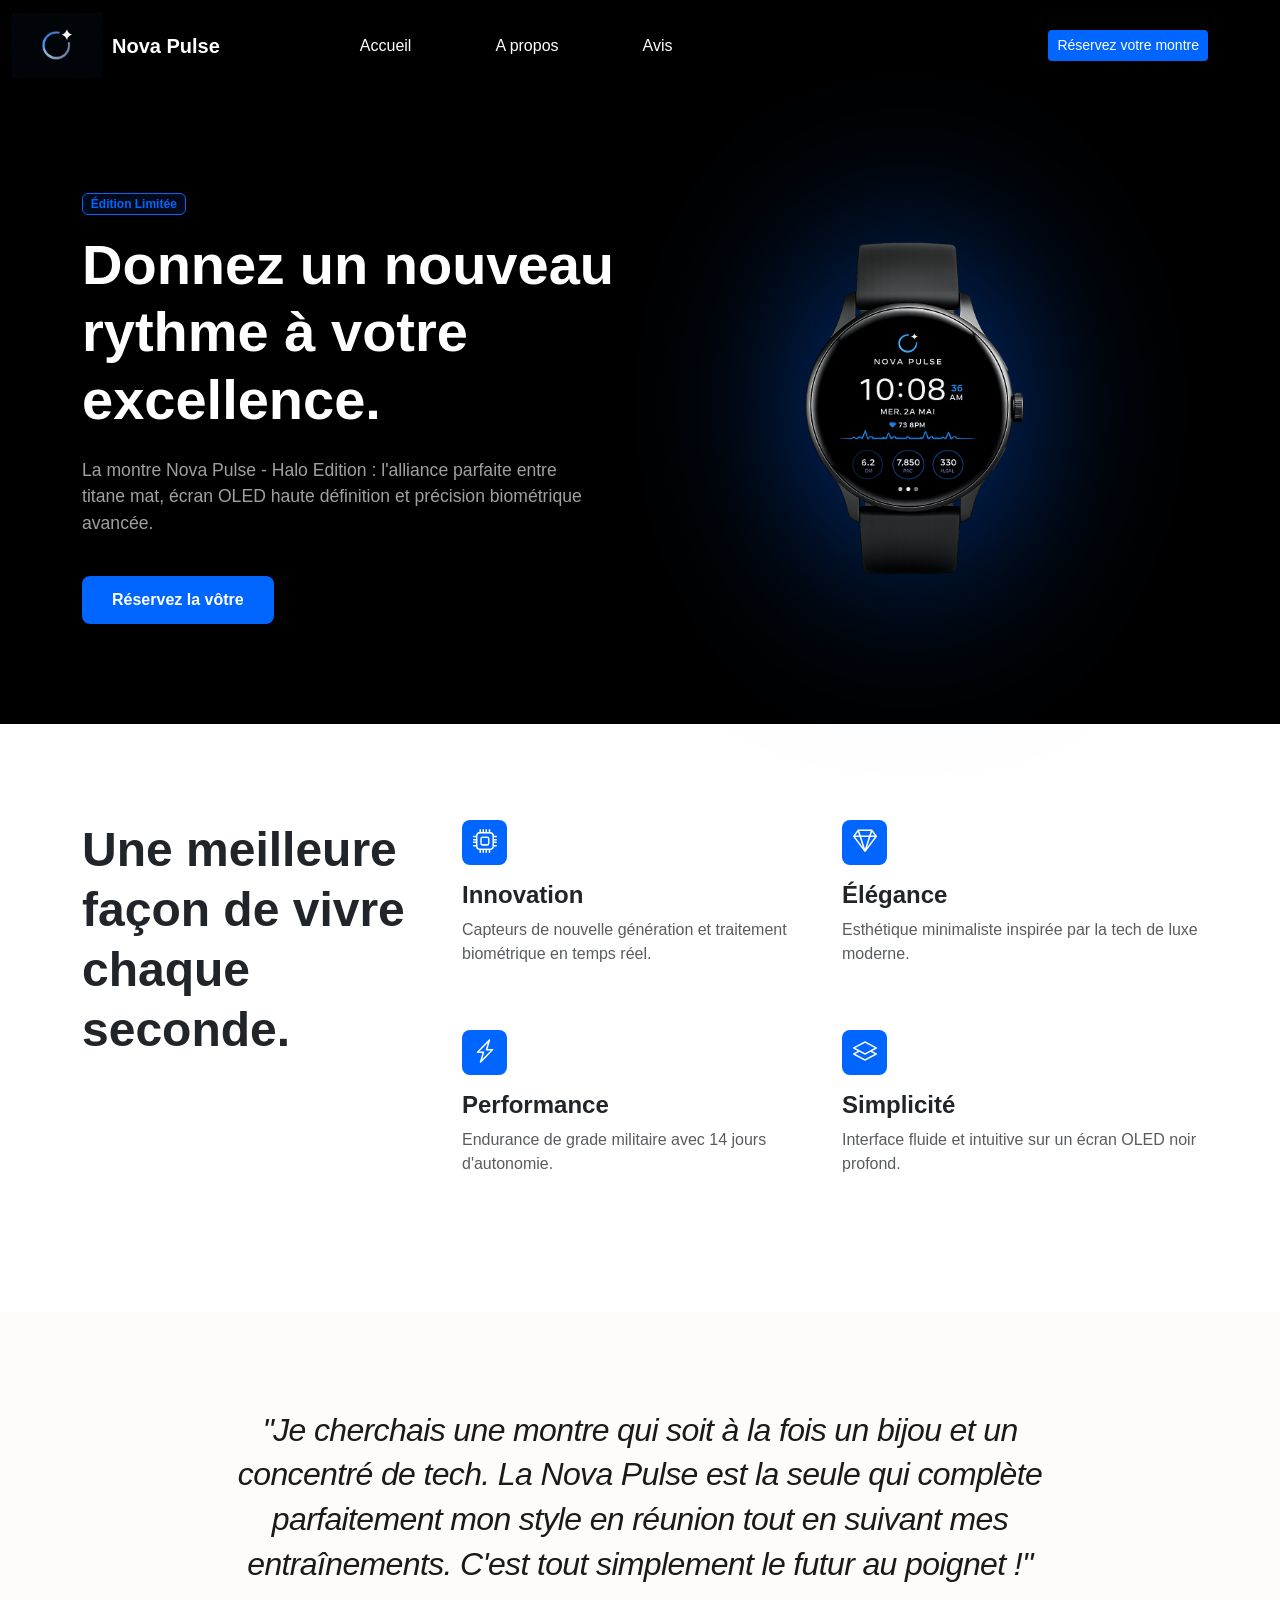
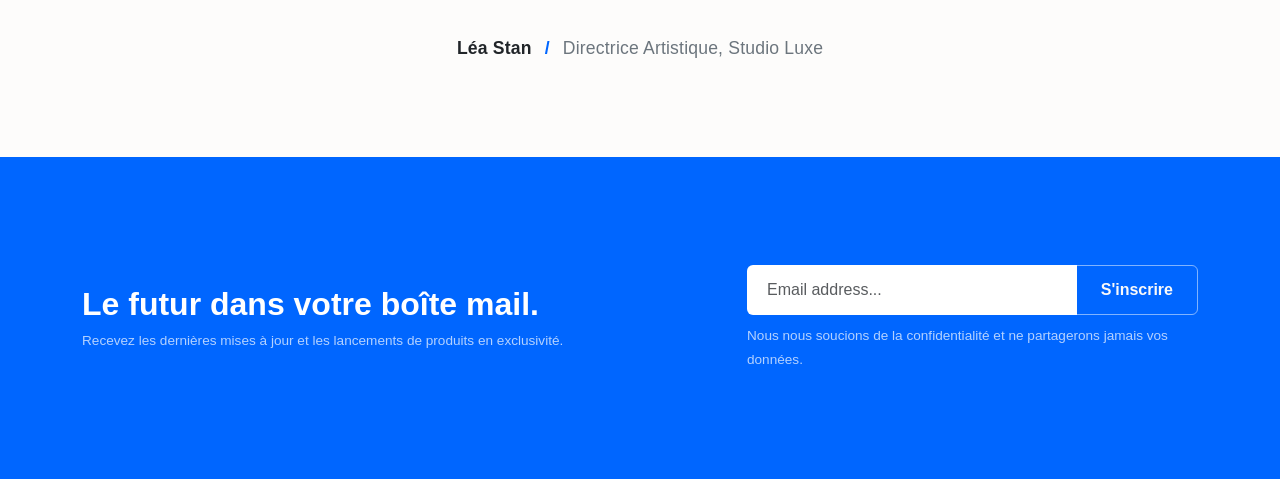
<file: index.html>
<!DOCTYPE html>
<html lang="fr">
    <head>
        <!-- Google Tag Manager -->
<script>(function(w,d,s,l,i){w[l]=w[l]||[];w[l].push({'gtm.start':
new Date().getTime(),event:'gtm.js'});var f=d.getElementsByTagName(s)[0],
j=d.createElement(s),dl=l!='dataLayer'?'&l='+l:'';j.async=true;j.src=
'https://www.googletagmanager.com/gtm.js?id='+i+dl;f.parentNode.insertBefore(j,f);
})(window,document,'script','dataLayer','GTM-W94X83KG');</script>
<!-- End Google Tag Manager -->
        <!-- Google tag (gtag.js) -->
<script async src="https://www.googletagmanager.com/gtag/js?id=G-5MKLTGDTPT"></script>
<script>
  window.dataLayer = window.dataLayer || [];
  function gtag(){dataLayer.push(arguments);}
  gtag('js', new Date());

  gtag('config', 'G-5MKLTGDTPT');
</script>
        <meta charset="utf-8" />
        <meta name="viewport" content="width=device-width, initial-scale=1, shrink-to-fit=no" />
        <meta name="description" content="" />
        <meta name="author" content="" />
        <title>Nova Pulse</title>
        <link href="https://cdn.jsdelivr.net/npm/bootstrap@5.3.8/dist/css/bootstrap.min.css" rel="stylesheet" integrity="sha384-sRIl4kxILFvY47J16cr9ZwB07vP4J8+LH7qKQnuqkuIAvNWLzeN8tE5YBujZqJLB" crossorigin="anonymous">
        <link href="https://cdn.jsdelivr.net/npm/bootstrap-icons@1.5.0/font/bootstrap-icons.css" rel="stylesheet" />
        <script src="https://cdn.jsdelivr.net/npm/bootstrap@5.3.3/dist/js/bootstrap.bundle.min.js"></script>
        <link href="style.css" rel="stylesheet" />
    </head>
        <body>
            <!-- Google Tag Manager (noscript) -->
<noscript><iframe src="https://www.googletagmanager.com/ns.html?id=GTM-W94X83KG"
height="0" width="0" style="display:none;visibility:hidden"></iframe></noscript>
<!-- End Google Tag Manager (noscript) -->
            <nav class="navbar navbar-expand-lg">
                <div class="container-fluid">
                  <a class="navbar-brand pe-5" id="nav" href="index.html"><img src="assets/icône-logo.png" alt="" class="logo-icon">Nova Pulse</a>
                  <button class="navbar-toggler" type="button" data-bs-toggle="collapse" data-bs-target="#navbarNav" aria-controls="navbarNav" aria-expanded="false" aria-label="Toggle navigation">
                    <span class="navbar-toggler-icon"></span>
                  </button>
                  <div class="collapse navbar-collapse" id="navbarNav">
                    <ul class="navbar-nav ps-5">
                      <li class="nav-item pe-5">
                        <a class="nav-link active" aria-current="page" href="index.html">Accueil</a>
                      </li>
                      <li class="nav-item pe-5">
                        <a class="nav-link" href="#apropos">A propos</a>
                      </li>
                      <li class="nav-item pe-5">
                        <a class="nav-link" href="#avis">Avis</a>
                      </li>
                    </ul>
                    <a href="formulaire.html" class="btn btn-sm btn-style ms-auto">
                        Réservez votre montre
                    </a>
                  </div>
                </div>
              </nav>
            <section class="hero-section">
                <div class="container">
                    <div class="row align-items-center">
                        <div class="col-lg-6 mb-5 mb-lg-0">
                            <span class="badge mb-3">Édition Limitée</span>
                            <h1 class="headline">Donnez un nouveau rythme à votre excellence.</h1>
                            <p class="subtext">
                                La montre Nova Pulse - Halo Edition : l'alliance parfaite entre titane mat, écran OLED haute définition et précision biométrique avancée.
                            </p>
                            <a href="formulaire.html" class="btn btn-primary btn-reserve">Réservez la vôtre</a>
                        </div>
                        <div class="col-lg-6 text-center">
                            <img src="assets/montre-face-fond-transp.png" alt="Montre Nova Pulse" class="watch-img">
                        </div>
                    </div>
                </div>
            </section>
            <section class="avantage-section bg-white text-dark py-5" id="apropos">
                <div class="container py-5">
                    <div class="row align-items-start">
                        <div class="col-lg-4 mb-5 mb-lg-0">
                            <h2 class="display-5 fw-bold lh-sm">Une meilleure façon de vivre chaque seconde.</h2>
                        </div>
                        <div class="col-lg-8">
                            <div class="row g-4">
                                <div class="col-md-6 mb-4">
                                    <div class="icon-box mb-3">
                                        <i class="bi bi-cpu"></i> </div>
                                    <h4 class="fw-bold">Innovation</h4>
                                    <p class="text-muted">Capteurs de nouvelle génération et traitement biométrique en temps réel.</p>
                                </div>
                                <div class="col-md-6 mb-4">
                                    <div class="icon-box mb-3">
                                        <i class="bi bi-gem"></i>
                                    </div>
                                    <h4 class="fw-bold">Élégance</h4>
                                    <p class="text-muted">Esthétique minimaliste inspirée par la tech de luxe moderne.</p>
                                </div>
                                <div class="col-md-6 mb-4">
                                    <div class="icon-box mb-3">
                                        <i class="bi bi-lightning-charge"></i>
                                    </div>
                                    <h4 class="fw-bold">Performance</h4>
                                    <p class="text-muted">Endurance de grade militaire avec 14 jours d'autonomie.</p>
                                </div>
            
                                <div class="col-md-6 mb-4">
                                    <div class="icon-box mb-3">
                                        <i class="bi bi-layers"></i>
                                    </div>
                                    <h4 class="fw-bold">Simplicité</h4>
                                    <p class="text-muted">Interface fluide et intuitive sur un écran OLED noir profond.</p>
                                </div>
                            </div>
                        </div>
                    </div>
                </div>
            </section>
            <section class="avis-section text-dark py-5" id="avis">
                <div class="container py-5">
                    <div class="row justify-content-center">
                        <div class="col-lg-9 text-center">
                            <blockquote class="avis-texte mb-5">
                                "Je cherchais une montre qui soit à la fois un bijou et un concentré de tech. La Nova Pulse est la seule qui complète parfaitement mon style en réunion tout en suivant mes entraînements. C'est tout simplement le futur au poignet !"
                            </blockquote>
                            <div class="d-flex align-items-center justify-content-center flex-column flex-md-row">
                                <p class="mb-0 fw-bold signature">
                                    Léa Stan <span class="text-primary mx-2">/</span> <span class="text-secondary fw-normal">Directrice Artistique, Studio Luxe</span>
                                </p>
                            </div>
                        </div>
                    </div>
                </div>
            </section>                
                            <section class="newsletter-section" id="contact">
                                <div class="container">
                                    <div class="row align-items-center py-5">
                                        <div class="col-lg-6 mb-4 mb-lg-0">
                                            <h2 class="fw-bold text-white mb-2">Le futur dans votre boîte mail.</h2>
                                            <p class="mb-0 text-white-50">Recevez les dernières mises à jour et les lancements de produits en exclusivité.</p>
                                        </div>
                                        <div class="col-lg-5 offset-lg-1">
                                            <form>
                                                <div class="input-group newsletter-group mb-2">
                                                    <input type="email" class="form-control" placeholder="Email address..." aria-label="Email address">
                                                    <button class="btn btn-outline-light px-4 fw-bold" type="button">S'inscrire</button>
                                                </div>
                                                <small class="text-white-50">
                                                    Nous nous soucions de la confidentialité et ne partagerons jamais vos données.
                                                </small>
                                            </form>
                                        </div>
                                    </div>
                                </div>
                            </section>
        </body>
        </html>
</file>
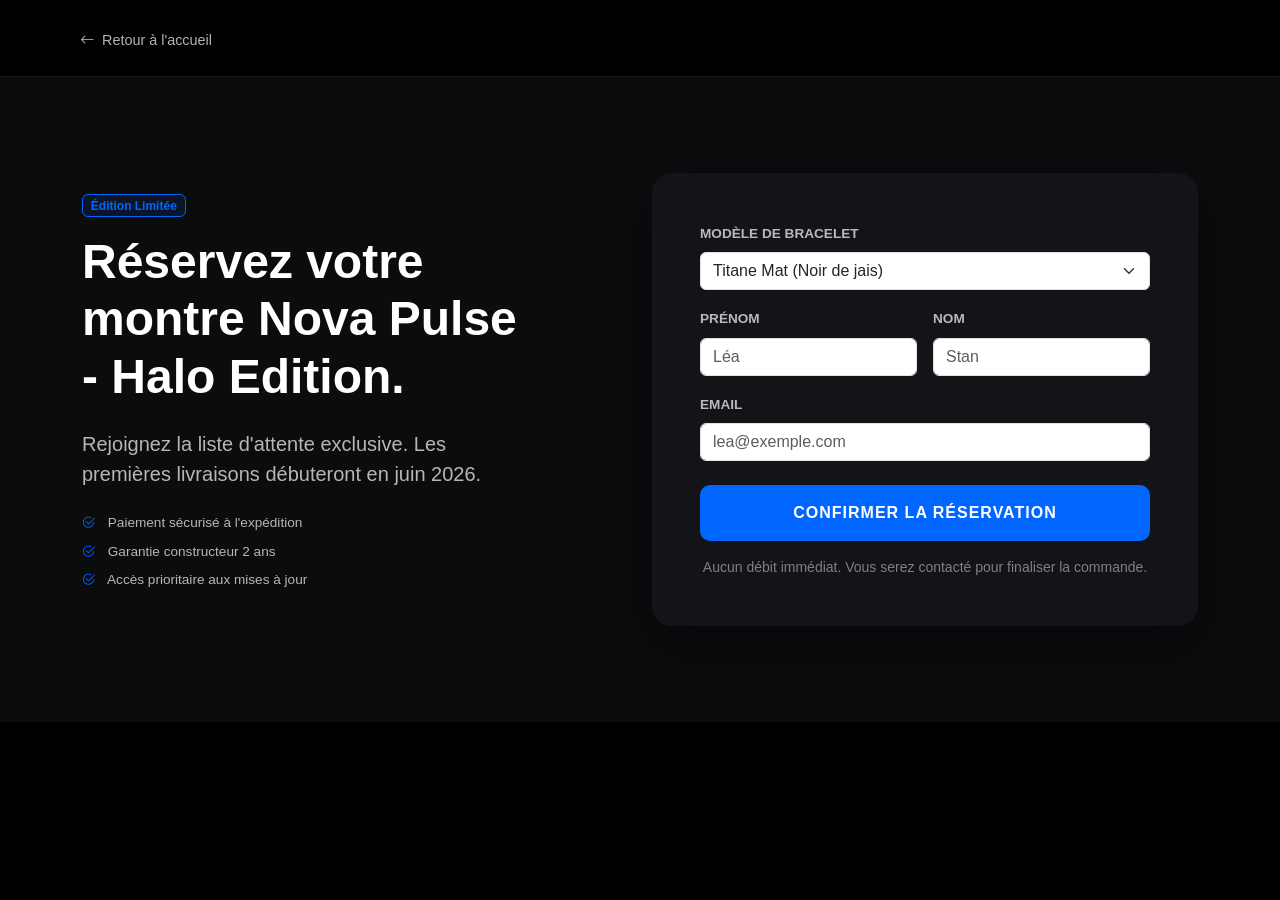
<file: formulaire.html>
<!DOCTYPE html>
<html lang="fr">
    <head>
        <meta charset="utf-8" />
        <meta name="viewport" content="width=device-width, initial-scale=1, shrink-to-fit=no" />
        <meta name="description" content="" />
        <meta name="author" content="" />
        <title>Formulaire</title>
        <link href="https://cdn.jsdelivr.net/npm/bootstrap@5.3.8/dist/css/bootstrap.min.css" rel="stylesheet" integrity="sha384-sRIl4kxILFvY47J16cr9ZwB07vP4J8+LH7qKQnuqkuIAvNWLzeN8tE5YBujZqJLB" crossorigin="anonymous">
        <link href="https://cdn.jsdelivr.net/npm/bootstrap-icons@1.5.0/font/bootstrap-icons.css" rel="stylesheet" />
        <script src="https://cdn.jsdelivr.net/npm/bootstrap@5.3.3/dist/js/bootstrap.bundle.min.js"></script>
        <link rel="stylesheet" href="style.css">
    </head>
        <body>
        <section class="btn-retour">
            <div class="mb-4">
                <a href="index.html" class="text-white-50 text-decoration-none d-inline-flex align-items-center back-link">
                    <i class="bi bi-arrow-left me-2"></i> Retour à l'accueil
                </a>
            </div>
        </section>
            <section id="reservation" class="py-5" style="background-color: #0b0c0e; border-top: 1px solid rgba(255,255,255,0.05);">
                <div class="container py-5">
                    <div class="row align-items-center">
                        <div class="col-lg-5 mb-5 mb-lg-0">
                            <span class="badge mb-3">Édition Limitée</span>
                            <h2 class="display-5 fw-bold text-white mb-4">Réservez votre montre Nova Pulse - Halo Edition.</h2>
                            <p class="text-white-50 fs-5 mb-4">
                                Rejoignez la liste d'attente exclusive. Les premières livraisons débuteront en juin 2026.
                            </p>
                            <ul class="list-unstyled text-white-50">
                                <li class="mb-2"><i class="bi bi-check2-circle me-2 text-primary"></i> Paiement sécurisé à l'expédition</li>
                                <li class="mb-2"><i class="bi bi-check2-circle me-2 text-primary"></i> Garantie constructeur 2 ans</li>
                                <li class="mb-2"><i class="bi bi-check2-circle me-2 text-primary"></i> Accès prioritaire aux mises à jour</li>
                            </ul>
                        </div>
                        <div class="col-lg-6 offset-lg-1">
                            <div class="card border-0 p-4 p-md-5">
                                <form>
                                    <div class="row g-3">
                                        <div class="col-12">
                                            <label class="form-label small text-uppercase fw-bold text-white-50">Modèle de bracelet</label>
                                            <select class="form-select custom-select">
                                                <option selected>Titane Mat (Noir de jais)</option>
                                                <option value="1">Silicone Sport (Bleu Nova)</option>
                                                <option value="2">Cuir Premium (Anthracite)</option>
                                            </select>
                                        </div>
                                        <div class="col-md-6">
                                            <label for="prenom" class="form-label small text-uppercase fw-bold text-white-50">Prénom</label>
                                            <input type="text" id="prenom" class="form-control custom-input" placeholder="Léa">
                                        </div>
                                        <div class="col-md-6">
                                            <label for="nom" class="form-label small text-uppercase fw-bold text-white-50">Nom</label>
                                            <input type="text" id="nom" class="form-control custom-input" placeholder="Stan">
                                        </div>
                                        <div class="col-12">
                                            <label for="mail" class="form-label small text-uppercase fw-bold text-white-50">Email</label>
                                            <input type="email" id="mail" class="form-control custom-input" placeholder="lea@exemple.com" required>
                                        </div>
                                        <div class="col-12 mt-4">
                                            <button type="submit" class="btn btn-reserve-submit w-100 py-3 fw-bold">
                                                Confirmer la réservation
                                            </button>
                                            <p class="text-center small mt-3 mb-0 info-paiement">
                                                Aucun débit immédiat. Vous serez contacté pour finaliser la commande.
                                            </p>
                                        </div>
                                    </div>
                                </form>
                            </div>
                        </div>
            
                    </div>
                </div>
            </section>
        </body>
</html>
</file>
<file: style.css>
body {
    background-color: black; 
    color: white;
    font-family: 'Inter', sans-serif;
}

.navbar-brand {
    font-weight: bold;
    display: flex;
    align-items: center;
    background-color: rgb(0, 0, 0);
    color:white; 
}

.navbar-brand:hover{
    color:#0066FF;
}

.nav-link {
    color: white !important;
    margin-left: 20px;
}

.nav-link:hover {
    color: #0066FF !important;
}

.btn-style{
    background-color: #0066FF;
    color: white;
    transition: all 0.3s ease;
    margin-right: 60px;
}

.btn-style:hover {
    background-color: #0056b3;
    color: white;
}

.logo-icon {
    width: 90px;
    height: auto;
    margin-right: 10px;
    position: relative;
}

.hero-section {
    padding: 100px 0;
}

.headline {
    font-size: 3.5rem;
    font-weight: 800;
    line-height: 1.2;
    margin-bottom: 1.5rem;
}

.subtext {
    color: #a0a0a0;
    font-size: 1.1rem;
    max-width: 500px;
    margin-bottom: 2.5rem;
}

.btn-reserve {
    background-color: #0066FF;
    border: none;
    padding: 12px 30px;
    font-weight: 600;
    border-radius: 8px;
    transition: transform 0.2s;
}

.btn-reserve:hover {
    background-color: #0056b3;
    transform: translateY(-2px);
}

.watch-img {
    max-width: 100%;
    height: auto;
    filter: drop-shadow(0px 0px 90px rgba(0, 102, 255, 0.6))
}

.icon-box {
    width: 45px;
    height: 45px;
    background-color: #0066FF; 
    color: white;
    border-radius: 8px;
    display: flex;
    align-items: center;
    justify-content: center;
    font-size: 1.5rem;
}

.avis-section{
    background-color: #FDFCFB;
}

.avis-texte{
    font-size: 2rem; 
    font-style: italic;
    font-weight: 500;
    line-height: 1.4;
    letter-spacing: -0.02em;
    color: #1a1a1a;
}

.signature {
    font-size: 1.1rem;
    letter-spacing: 0.01em;
}

.newsletter-section {
    background-color: #0066FF; 
    border-radius: 0; 
    padding: 60px 0;
}

.newsletter-group .form-control {
    background: white;
    border: none;
    padding: 12px 20px;
    height: 50px;
}

.newsletter-group .btn {
    border: 1px solid rgba(255, 255, 255, 0.5);
    background-color: transparent;
    height: 50px;
    transition: all 0.3s ease;
}

.newsletter-group .btn:hover {
    background-color: white;
    color: #3b82f6;
}

.text-white-50 {
    color: rgba(255, 255, 255, 0.7) !important;
    font-size: 0.85rem;
}

.btn-reserve-submit {
    background-color: #0066FF;
    border: none;
    color: white;
    border-radius: 10px;
    transition: all 0.3s ease;
    text-transform: uppercase;
    letter-spacing: 1px;
}

.btn-reserve-submit:hover {
    background-color: #0052cc;
    transform: translateY(-2px);
    box-shadow: 0 10px 20px rgba(0, 102, 255, 0.3);
    color: white;
}

.text-primary {
    color: #0066FF !important;
}

.info-paiement {
    color: grey;
}

.back-link {
    margin-left: 80px;
    margin-top: 30px;
    transition: all 0.3s ease;
    font-size: 0.9rem;
}

.back-link:hover {
    color: #0066FF !important;
    transform: translateX(-5px);
}

.badge {
    background-color: rgba(0, 102, 255, 0.1); 
    color: #0066FF; 
    border: 1px solid #0066FF;
}

.card {
    background-color: #121417; 
    border-radius: 20px; 
    box-shadow: 0 20px 60px rgba(0,0,0,0.4);
}
</file>
